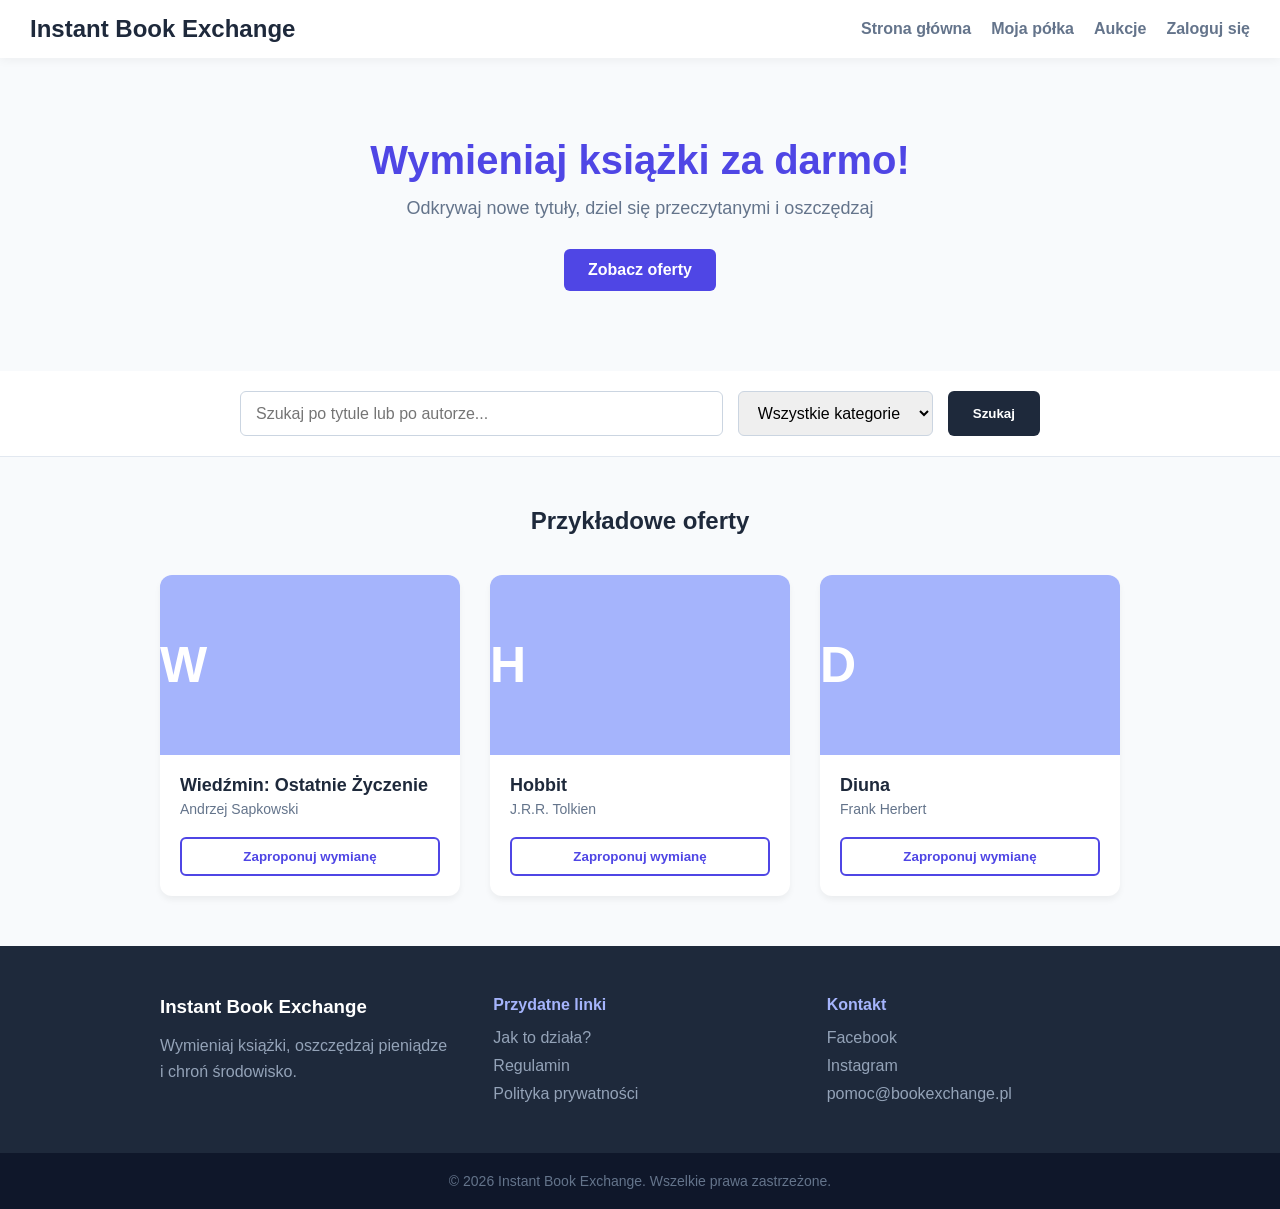
<file: index.html>
<!doctype html>
<html lang="pl">
	<head>
		<meta charset="UTF-8" />
		<meta name="viewport" content="width=device-width, initial-scale=1.0" />
		<link rel="stylesheet" href="style.css" />
		<title>Instant Book Exchange</title>
	</head>
	<body>
		<nav>
			<h2>Instant Book Exchange</h2>
			<ul>
				<li><a href="index.html">Strona główna</a></li>
				<li><a href="shelf.html">Moja półka</a></li>
                <li><a href="aukcje.html">Aukcje</a></li>
				<li><a href="login.html">Zaloguj się</a></li>
			</ul>
		</nav>
		<main>
			<header>
				<h1>Wymieniaj książki za darmo!</h1>
				<p>Odkrywaj nowe tytuły, dziel się przeczytanymi i oszczędzaj</p>
				<button>Zobacz oferty</button>
			</header>
            <section class="search-section">
                <div class="search-container">
                    <input type="text" placeholder="Szukaj po tytule lub po autorze..." class="search-input">
                    <select class="filter-select">
                        <option value="Wszystkie kategorie">Wszystkie kategorie</option>
                        <option value="fantastyka">Fantastyka</option>
                        <option value="kryminal">Kryminał</option>
                        <option value="romans">Romans</option>
                    </select>
                    <button class="search-btn">Szukaj</button>
                </div>
            </section>
			<section class="books-section">
            <h2>Przykładowe oferty</h2>
            
            <div class="books-grid">
                
                <div class="book-card">
                    <div class="book-cover">W</div>
                    <div class="book-info">
                        <h3>Wiedźmin: Ostatnie Życzenie</h3>
                        <p>Andrzej Sapkowski</p>
                        <button class="exchange-btn">Zaproponuj wymianę</button>
                    </div>
                </div>

                <div class="book-card">
                    <div class="book-cover">H</div>
                    <div class="book-info">
                        <h3>Hobbit</h3>
                        <p>J.R.R. Tolkien</p>
                        <button class="exchange-btn">Zaproponuj wymianę</button>
                    </div>
                </div>

                <div class="book-card">
                    <div class="book-cover">D</div>
                    <div class="book-info">
                        <h3>Diuna</h3>
                        <p>Frank Herbert</p>
                        <button class="exchange-btn">Zaproponuj wymianę</button>
                    </div>
                </div>

            </div>
        </section>
		</main>
        <footer>
            <div class="footer-content">
                <div class="footer-section">
                    <h3>Instant Book Exchange</h3>
                    <p>Wymieniaj książki, oszczędzaj pieniądze i chroń środowisko.</p>
                </div>
                <div class="footer-section">
                    <h4>Przydatne linki</h4>
                    <a href="#">Jak to działa?</a>
                    <a href="#">Regulamin</a>
                    <a href="#">Polityka prywatności</a>
                </div>
                <div class="footer-section">
                    <h4>Kontakt</h4>
                    <a href="#">Facebook</a>
                    <a href="#">Instagram</a>
                    <a href="#">pomoc@bookexchange.pl</a>
                </div>
            </div>
            <div class="footer-bottom">
                <p>&copy; 2026 Instant Book Exchange. Wszelkie prawa zastrzeżone.</p>
            </div>
        </footer>
	</body>
</html>
</file>
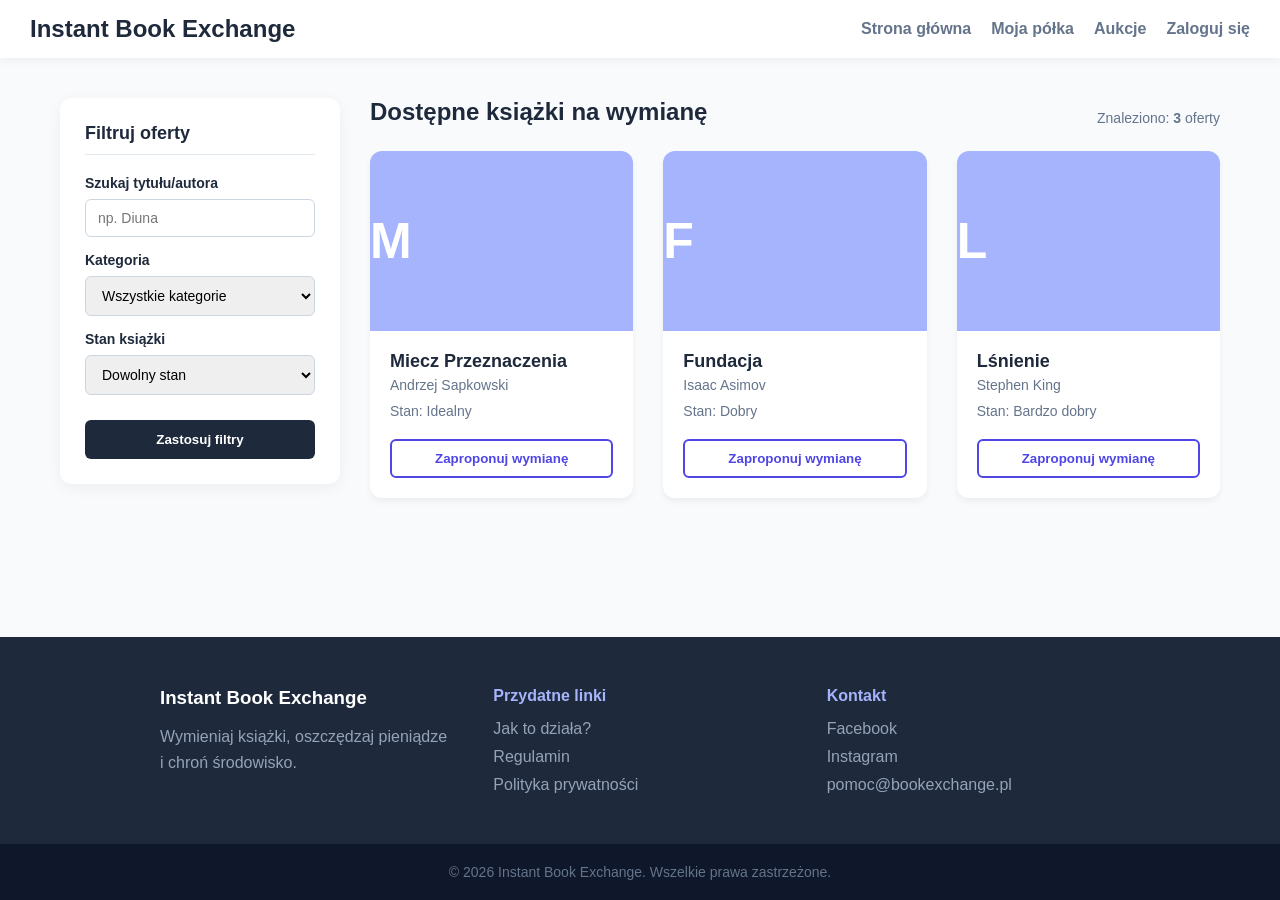
<file: aukcje.html>
<!doctype html>
<html lang="pl">
	<head>
		<meta charset="UTF-8" />
		<meta name="viewport" content="width=device-width, initial-scale=1.0" />
		<title>Aukcje - Instant Book Exchange</title>
		<link rel="stylesheet" href="style.css" />
	</head>
	<body>
		<nav>
			<h2>Instant Book Exchange</h2>
			<ul>
				<li><a href="index.html">Strona główna</a></li>
				<li><a href="shelf.html">Moja półka</a></li>
				<li><a href="aukcje.html">Aukcje</a></li>
				<li><a href="login.html">Zaloguj się</a></li>
			</ul>
		</nav>
		<main class="auctions-page">
			<aside class="filters-sidebar">
				<h3>Filtruj oferty</h3>
				<div class="filter-group">
					<label for="search-title">Szukaj tytułu/autora</label>
					<input type="text" id="search-title" placeholder="np. Diuna" />
				</div>
				<div class="filter-group">
					<label for="filter-category">Kategoria</label>
					<select id="filter-category">
						<option value="">Wszystkie kategorie</option>
						<option value="Fantastyka">Fantastyka</option>
						<option value="Kryminał">Kryminał</option>
						<option value="Romans">Romans</option>
						<option value="Informatyka">Informatyka</option>
					</select>
				</div>
				<div class="filter-group">
					<label for="filter-condition">Stan książki</label>
					<select id="filter-condition">
						<option value="">Dowolny stan</option>
						<option value="Nowa">Nowa</option>
						<option value="Idealny">Idealny</option>
						<option value="Bardzo dobry">Bardzo dobry</option>
						<option value="Dobry">Dobry</option>
					</select>
				</div>
				<button class="filter-btn">Zastosuj filtry</button>
			</aside>
			<section class="auctions-content">
				<div class="auctions-header">
					<h2>Dostępne książki na wymianę</h2>
					<p>Znaleziono: <strong>3 </strong>oferty</p>
				</div>
				<div class="books-grid">
					<div class="book-card">
						<div class="book-cover">M</div>
						<div class="book-info">
							<h3>Miecz Przeznaczenia</h3>
							<p>Andrzej Sapkowski</p>
							<p class="book-condition">Stan: Idealny</p>
							<button class="exchange-btn">Zaproponuj wymianę</button>
						</div>
					</div>

					<div class="book-card">
						<div class="book-cover">F</div>
						<div class="book-info">
							<h3>Fundacja</h3>
							<p>Isaac Asimov</p>
							<p class="book-condition">Stan: Dobry</p>
							<button class="exchange-btn">Zaproponuj wymianę</button>
						</div>
					</div>

					<div class="book-card">
						<div class="book-cover">L</div>
						<div class="book-info">
							<h3>Lśnienie</h3>
							<p>Stephen King</p>
							<p class="book-condition">Stan: Bardzo dobry</p>
							<button class="exchange-btn">Zaproponuj wymianę</button>
						</div>
					</div>
				</div>
			</section>
		</main>
		<footer>
			<div class="footer-content">
				<div class="footer-section">
					<h3>Instant Book Exchange</h3>
					<p>Wymieniaj książki, oszczędzaj pieniądze i chroń środowisko.</p>
				</div>
				<div class="footer-section">
					<h4>Przydatne linki</h4>
					<a href="#">Jak to działa?</a>
					<a href="#">Regulamin</a>
					<a href="#">Polityka prywatności</a>
				</div>
				<div class="footer-section">
					<h4>Kontakt</h4>
					<a href="#">Facebook</a>
					<a href="#">Instagram</a>
					<a href="#">pomoc@bookexchange.pl</a>
				</div>
			</div>
			<div class="footer-bottom">
				<p>&copy; 2026 Instant Book Exchange. Wszelkie prawa zastrzeżone.</p>
			</div>
		</footer>
	</body>
</html>
</file>
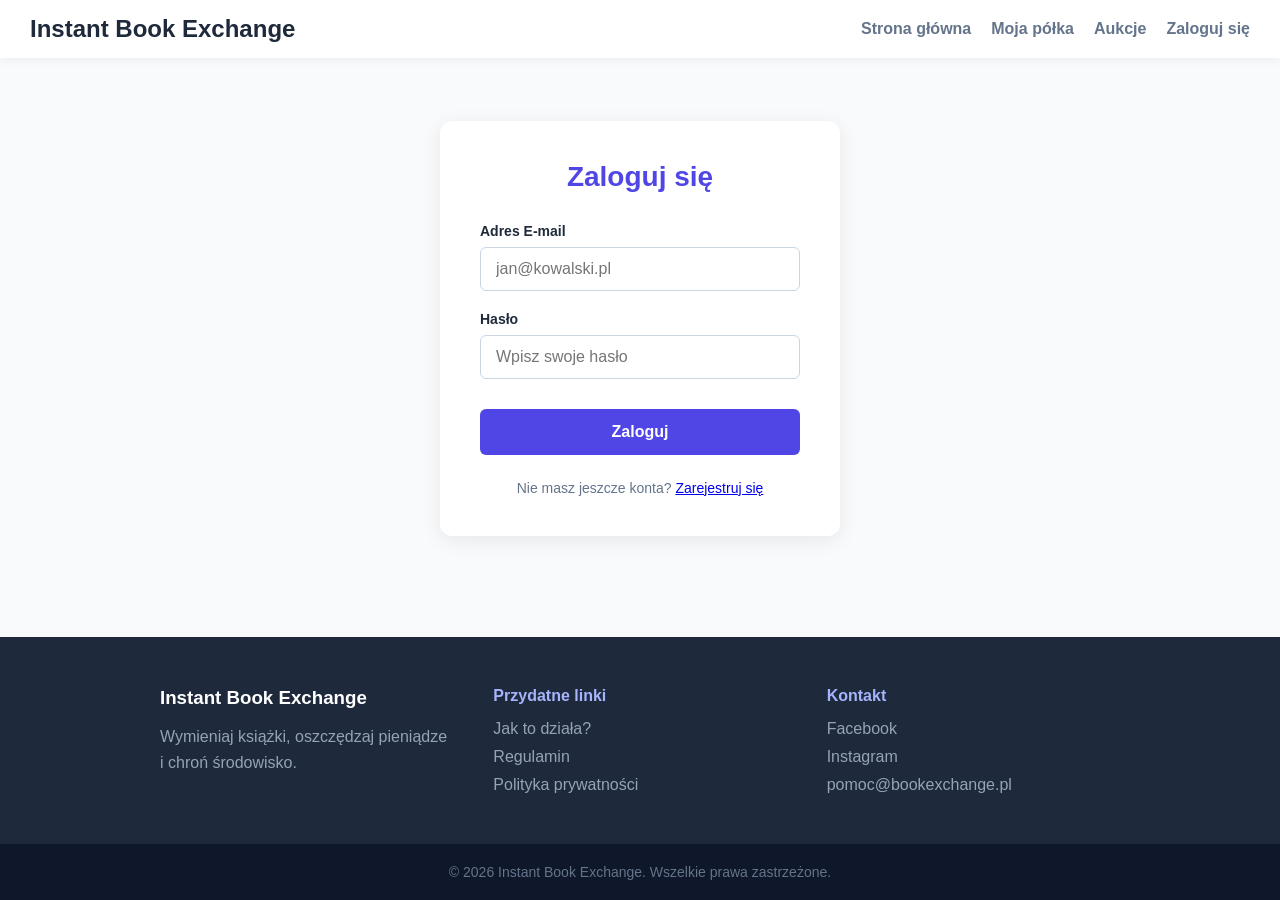
<file: login.html>
<!doctype html>
<html lang="pl">
	<head>
		<meta charset="UTF-8" />
		<meta name="viewport" content="width=device-width, initial-scale=1.0" />
		<title>Logowanie - Instant Book Exchange</title>
		<link rel="stylesheet" href="style.css" />
	</head>
	<body>
		<nav>
			<h2>Instant Book Exchange</h2>
			<ul>
				<li><a href="index.html">Strona główna</a></li>
				<li><a href="shelf.html">Moja półka</a></li>
				<li><a href="aukcje.html">Aukcje</a></li>
				<li><a href="login.html">Zaloguj się</a></li>
			</ul>
		</nav>
		<main class="auth-page">
			<div class="auth-container">
				<h2>Zaloguj się</h2>
				<form>
					<div class="form-group">
						<label for="email">Adres E-mail</label>
						<input
							type="email"
							id="email"
							required
							placeholder="jan@kowalski.pl"
						/>
					</div>

					<div class="form-group">
						<label for="password">Hasło</label>
						<input
							type="password"
							id="password"
							required
							placeholder="Wpisz swoje hasło"
						/>
					</div>
					<button type="submit" class="auth-btn">Zaloguj</button>
				</form>

				<div class="auth-switch">
					<p>
						Nie masz jeszcze konta? <a href="register.html">Zarejestruj się</a>
					</p>
				</div>
			</div>
		</main>

		<footer>
			<div class="footer-content">
				<div class="footer-section">
					<h3>Instant Book Exchange</h3>
					<p>Wymieniaj książki, oszczędzaj pieniądze i chroń środowisko.</p>
				</div>
				<div class="footer-section">
					<h4>Przydatne linki</h4>
					<a href="#">Jak to działa?</a>
					<a href="#">Regulamin</a>
					<a href="#">Polityka prywatności</a>
				</div>
				<div class="footer-section">
					<h4>Kontakt</h4>
					<a href="#">Facebook</a>
					<a href="#">Instagram</a>
					<a href="#">pomoc@bookexchange.pl</a>
				</div>
			</div>
			<div class="footer-bottom">
				<p>&copy; 2026 Instant Book Exchange. Wszelkie prawa zastrzeżone.</p>
			</div>
		</footer>
	</body>
</html>
</file>
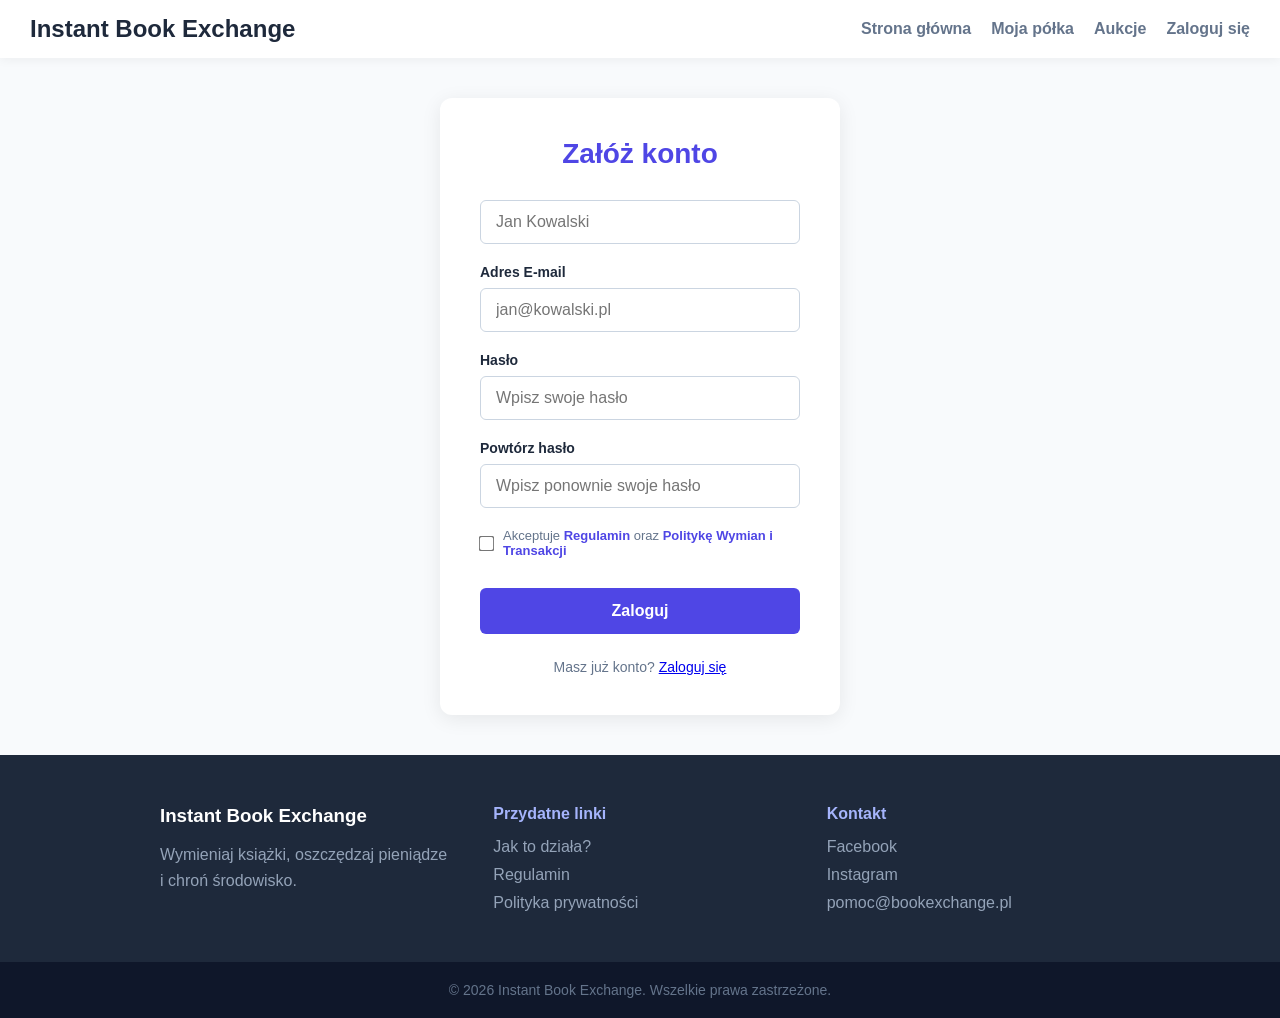
<file: register.html>
<!doctype html>
<html lang="pl">
	<head>
		<meta charset="UTF-8" />
		<meta name="viewport" content="width=device-width, initial-scale=1.0" />
		<title>Rejestracja - Instant Book Exchange</title>
		<link rel="stylesheet" href="style.css" />
	</head>
	<body>
		<nav>
			<h2>Instant Book Exchange</h2>
			<ul>
				<li><a href="index.html">Strona główna</a></li>
				<li><a href="shelf.html">Moja półka</a></li>
				<li><a href="aukcje.html">Aukcje</a></li>
				<li><a href="login.html">Zaloguj się</a></li>
			</ul>
		</nav>
        
		<main class="auth-page">
			<div class="auth-container">
				<h2>Załóż konto</h2>
				<form>
					<div class="form-group">
						<label for="Nazwa użytkownika"></label>
						<input
							type="text"
							id="username"
							required
							placeholder="Jan Kowalski"
						/>
					</div>

					<div class="form-group">
						<label for="email">Adres E-mail</label>
						<input
							type="email"
							id="email"
							required
							placeholder="jan@kowalski.pl"
						/>
					</div>

					<div class="form-group">
						<label for="password">Hasło</label>
						<input
							type="password"
							id="password"
							required
							placeholder="Wpisz swoje hasło"
						/>
					</div>

					<div class="form-group">
						<label for="password">Powtórz hasło</label>
						<input
							type="password"
							id="password-confirm"
							required
							placeholder="Wpisz ponownie swoje hasło"
						/>
					</div>

					<div class="form-checkbox">
						<input type="checkbox" id="terms" required />
						<label for="terms">
							Akceptuje <a href="#">Regulamin</a> oraz
							<a href="#">Politykę Wymian i Transakcji</a>
						</label>
					</div>
					<button type="submit" class="auth-btn">Zaloguj</button>
				</form>

				<div class="auth-switch">
					<p>Masz już konto? <a href="login.html">Zaloguj się</a></p>
				</div>
			</div>
		</main>

		<footer>
			<div class="footer-content">
				<div class="footer-section">
					<h3>Instant Book Exchange</h3>
					<p>Wymieniaj książki, oszczędzaj pieniądze i chroń środowisko.</p>
				</div>
				<div class="footer-section">
					<h4>Przydatne linki</h4>
					<a href="#">Jak to działa?</a>
					<a href="#">Regulamin</a>
					<a href="#">Polityka prywatności</a>
				</div>
				<div class="footer-section">
					<h4>Kontakt</h4>
					<a href="#">Facebook</a>
					<a href="#">Instagram</a>
					<a href="#">pomoc@bookexchange.pl</a>
				</div>
			</div>
			<div class="footer-bottom">
				<p>&copy; 2026 Instant Book Exchange. Wszelkie prawa zastrzeżone.</p>
			</div>
		</footer>
	</body>
</html>
</file>
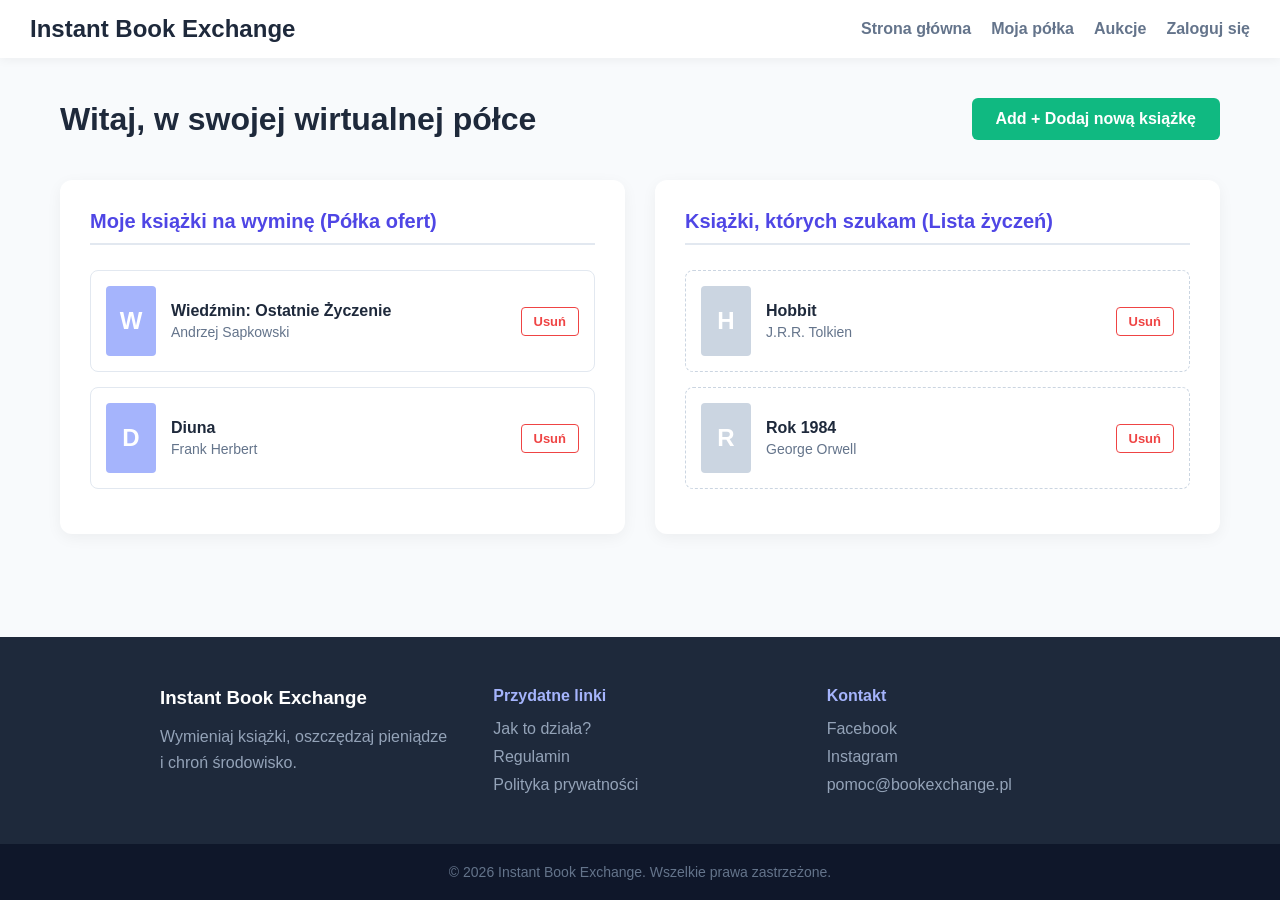
<file: shelf.html>
<!doctype html>
<html lang="pl">
	<head>
		<meta charset="UTF-8" />
		<meta name="viewport" content="width=device-width, initial-scale=1.0" />
		<title>Moja Półka - Instant Book Exchange</title>
		<link rel="stylesheet" href="style.css" />
	</head>
	<body>
		<nav>
			<h2>Instant Book Exchange</h2>
			<ul>
				<li><a href="index.html">Strona główna</a></li>
				<li><a href="shelf.html">Moja półka</a></li>
				<li><a href="aukcje.html">Aukcje</a></li>
				<li><a href="login.html">Zaloguj się</a></li>
			</ul>
		</nav>

		<main class="shelf-page">
			<div class="shelf-header">
				<h1>Witaj, w swojej wirtualnej półce</h1>
				<button class="shelf-add-book-btn">Add + Dodaj nową książkę</button>
			</div>
			<div class="shelf-columns">
				<section class="shelf-column">
					<h2>Moje książki na wyminę (Półka ofert)</h2>
					<div class="shelf-books-list">
						<div class="shelf-book-item">
							<div class="shelf-book-cover">W</div>
							<div class="shelf-book-info">
								<h4>Wiedźmin: Ostatnie Życzenie</h4>
								<p>Andrzej Sapkowski</p>
							</div>
							<button class="shelf-delete-btn">Usuń</button>
						</div>
					</div>
                    <div class="shelf-books-list">
						<div class="shelf-book-item">
							<div class="shelf-book-cover">D</div>
							<div class="shelf-book-info">
								<h4>Diuna</h4>
								<p>Frank Herbert</p>
							</div>
							<button class="shelf-delete-btn">Usuń</button>
						</div>
					</div>
				</section>

				<section class="shelf-column">
					<h2>Książki, których szukam (Lista życzeń)</h2>
					<div class="shelf-books-list">
						<div class="shelf-book-item shelf-wishlist-item">
							<div class="shelf-book-cover">H</div>
							<div class="shelf-book-info">
								<h4>Hobbit</h4>
								<p>J.R.R. Tolkien</p>
							</div>
							<button class="shelf-delete-btn">Usuń</button>
						</div>
					</div>
                    <div class="shelf-books-list">
						<div class="shelf-book-item shelf-wishlist-item">
							<div class="shelf-book-cover">R</div>
							<div class="shelf-book-info">
								<h4>Rok 1984</h4>
								<p>George Orwell</p>
							</div>
							<button class="shelf-delete-btn">Usuń</button>
						</div>
					</div>
				</section>
			</div>
		</main>
		<footer>
			<div class="footer-content">
				<div class="footer-section">
					<h3>Instant Book Exchange</h3>
					<p>Wymieniaj książki, oszczędzaj pieniądze i chroń środowisko.</p>
				</div>
				<div class="footer-section">
					<h4>Przydatne linki</h4>
					<a href="#">Jak to działa?</a>
					<a href="#">Regulamin</a>
					<a href="#">Polityka prywatności</a>
				</div>
				<div class="footer-section">
					<h4>Kontakt</h4>
					<a href="#">Facebook</a>
					<a href="#">Instagram</a>
					<a href="#">pomoc@bookexchange.pl</a>
				</div>
			</div>
			<div class="footer-bottom">
				<p>&copy; 2026 Instant Book Exchange. Wszelkie prawa zastrzeżone.</p>
			</div>
		</footer>
	</body>
</html>
</file>
<file: style.css>
* {
	margin: 0;
	padding: 0;
	box-sizing: border-box;
}

/* Główne tło i czcionka */
body {
	font-family: 'Segoe UI', Tahoma, sans-serif;
	background-color: #f8fafc;
	color: #1e293b;
	display: flex;
    flex-direction: column;
    min-height: 100vh;
}



/* Pasek nawigacji */
nav {
	background-color: #fff;
	padding: 15px 30px;
	display: flex;
	justify-content: space-between;
	align-items: center;
	box-shadow: 0 2px 10px rgba(0, 0, 0, 0.05);
}

/* Linki w menu */

nav ul {
	list-style: none;
	display: flex;
	gap: 20px;
}

nav a {
	text-decoration: none;
	color: #64748b;
	font-weight: bold;
	transition: color 0.3s;
}

nav a:hover {
	color: #4f46e5;
}

/* Sekcja Powitalna */
header {
	text-align: center;
	padding: 80px 20px;
}

header h1 {
	color: #4f46e5;
	font-size: 40px;
	margin-bottom: 15px;
}

header p {
	color: #64748b;
	font-size: 18px;
	margin-bottom: 30px;
}

/* Wygląd przycisku */

header button {
	background-color: #4f46e5;
	color: white;
	border: none;
	padding: 12px 24px;
	border-radius: 6px;
	font-size: 16px;
	font-weight: bold;
	cursor: pointer;
}

header button:hover {
	background-color: #4338ca;
}

/*---------------------*/
/* PROPOZYCJA OFERT */
/*---------------------*/

/* Sekcja z książkami */
.books-section {
	padding: 50px 20px;
	max-width: 1000px;
	margin: 0 auto;
}

.books-section h2 {
	text-align: center;
	color: #1e293b;
	margin-bottom: 40px;
}

/* Siatka (Grid) */
.books-grid {
	display: grid;
	/* Ta jedna linijka mówi: "Zrób tyle kolumn, ile się zmieści. 
       Każda musi mieć minimum 250px szerokości, ale może się rozciągać (1fr)" */
	grid-template-columns: repeat(auto-fit, minmax(250px, 1fr));
	gap: 30px; /* Odstępy pionowe i poziome między kartami */
}

/* Wygląd pojednyczej karty */
.book-card {
	background-color: white;
	border-radius: 12px;
	overflow: hidden;
	box-shadow: 0 4px 6px rgba(0, 0, 0, 0.05);
	transition:
		transform 0.3s,
		box-shadow 0.3;
}

.book-card:hover {
	transform: translateY(-8px);
	box-shadow: 0 12px 20px rgba(0, 0, 0, 0.1);
}

/* Zastępcza okładka */
.book-cover {
	background-color: #a5b4fc;
	height: 180px;
	display: flex;
	align-items: center;
	font-size: 50px;
	color: white;
	font-weight: bold;
}

/* Informacje tekstowe pod okładka */
.book-info {
	padding: 20px;
}

.book-info h3 {
	font-size: 18px;
	color: #1e293b;
	margin-bottom: 5px;
}

.book-info p {
	color: #64748b;
	font-size: 14px;
	margin-bottom: 20px;
}

/* wyglad przycisku wymiany */
.exchange-btn {
	width: 100%;
	background-color: white;
	color: #4f46e5;
	border: 2px solid #4f46e5;
	padding: 10px;
	border-radius: 6px;
	cursor: pointer;
	font-weight: bold;
	transition: 0.2s;
}

.exchange-btn:hover {
	background-color: #4f46e5;
	color: white;
}

/*------------------------------*/
/* PASEK WYSZUKIWANIA I FILTRÓW */
/*------------------------------*/

.search-section {
	background-color: white;
	padding: 20px;
	border-bottom: 1px solid #e2e8f0;
}

.search-container {
	max-width: 800px;
	margin: 0 auto;
	display: flex;
	gap: 15px;
}

/* Wygląd pola tekstowego i rozwijanej listy */
.search-input,
.filter-select {
	padding: 12px 15px;
	border: 1px solid #cbd5e1;
	border-radius: 6px;
	font-size: 16px;
	outline: none;
	transition: border-color 0.3s;
}

.search-input {
	flex-grow: 1; /* Pole wyszukiwania zajmie najwięcej dostępnego miejsca */
}

/* efekt po kliknięciu (aktywacji) pola */
.search-input:focus,
.filter-select:focus {
	border-color: #4f46e5;
}

.search-btn {
	background-color: #1e293b;
	color: white;
	border: none;
	padding: 0 25px;
	border-radius: 6px;
	font-weight: bold;
	cursor: pointer;
	transition: bacground-color 0.3s;
}

.search-btn:hover {
	background-color: #0f172a;
}

/*-----------------*/
/* STOPKA (Footer) */
/*-----------------*/

footer {
	background-color: #1e293b;
	color: #f8fafc;
	padding-top: 50px;
	margin-top: auto;
}

.footer-content {
	max-width: 1000px;
	margin: 0 auto;
	display: grid;
	grid-template-columns: repeat(auto-fit, minmax(200px, 1fr));
	gap: 40px;
	padding: 0 20px 40px;
}

.footer-section h3 {
	color: white;
	margin-bottom: 15px;
}

.footer-section h4 {
	color: #a5b4fc;
	margin-bottom: 15px;
	font-size: 16px;
}

.footer-section p {
	color: #94a3b8;
	line-height: 1.6;
}

.footer-section a {
	display: block;
	color: #94a3b8;
	text-decoration: none;
	margin-bottom: 10px;
	transition: color 0.3s;
}

.footer-section a:hover {
	color: white;
}

.footer-bottom {
	background-color: #0f172a;
	text-align: center;
	padding: 20px;
	color: #64748b;
	font-size: 14px;
}

/*-------------------------------------*/
/* STRONA LOGOWANIA STYLE (login.html) */
/*-------------------------------------*/

.auth-page {
	width: 100%;
	display: flex;
	justify-content: center;
	align-items: center;
	min-height: 60vh; /* Zajmuje odpowiednią przestrzeń między menu a stopką */
	padding: 40px 20px;
}

/* Białe pudełko (karta) formularza */
.auth-container {
	background-color: white;
	padding: 40px;
	border-radius: 12px;
	box-shadow: 0 4px 20px rgba(0, 0, 0, 0.08);
	width: 100%;
	max-width: 400px; /* Szerokość idealna dla formularza na komputerze */
}

.auth-container h2 {
	text-align: center;
	color: #4f46e5;
	margin-bottom: 30px;
	font-size: 28px;
}

/* Pojedyncza sekcja: napis + input */
.form-group {
	margin-bottom: 20px;
	text-align: left;
}

.form-group label {
	display: block;
	margin-bottom: 8px;
	color: #1e293b;
	font-weight: bold;
	font-size: 14px;
}

.form-group input {
	width: 100%;
	padding: 12px 15px;
	border: 1px solid #cbd5e1;
	border-radius: 6px;
	font-size: 16px;
	transition: border-color 0.3s;
	box-sizing: border-box; /* Zapewnia, że padding nie rozepcha inputa poza kartę */
}

/* Efekt podświetlenia po kliknięciu w pole wpisywania */
.form-group input:focus {
	outline: none;
	border-color: #4f46e5;
}

/* Przycisk "Zaloguj" */
.auth-btn {
	width: 100%;
	background-color: #4f46e5;
	color: white;
	border: none;
	padding: 14px;
	border-radius: 6px;
	font-size: 16px;
	font-weight: bold;
	cursor: pointer;
	transition: background-color 0.3s;
	margin-top: 10px;
}

.auth-btn:hover {
	background-color: #4338ca;
}

/* Tekst i link "Zarejestruj się" */
.auth-switch {
	text-align: center;
	margin-top: 25px;
	color: #64748b;
	font-size: 14px;
}

.auth-switch a:hover {
	text-decoration: underline; /* Podkreślenie linku "Zarejestruj się" po najechaniu */
}

/*------------------------------------------*/
/* STRONA REJESTRACJI STYLE (register.html) */
/*------------------------------------------*/

/* przycisk akceptacji regulaminu */
.form-checkbox {
	display: flex;
	align-items: center;
	gap: 10px;
	margin-bottom: 20px;
	text-align: left;
}

/* Nadpisanie domyślnej szerokości dla checkboxa */
.form-checkbox input[type='checkbox'] {
	width: auto;
	cursor: pointer;
	transform: scale(1.2);
}

.form-checkbox label {
	font-size: 13px;
	color: #64748b;
	font-weight: normal;
	margin: 0;
}

.form-checkbox label a {
	color: #4f46e5;
	text-decoration: none;
	font-weight: bold;
}

.form-checkbox label a:hover {
	text-decoration: underline;
}

/*--------------------------------------*/
/* PANEL MOJA PÓŁKA (UŻYTKOWNIKA) STYLE */
/*--------------------------------------*/

/* Główny kontener strony Moja Półka */
.shelf-page {
	width: 100%;
	max-width: 1200px;
	margin: 0 auto;
	padding: 40px 20px;
	min-height: 60vh;
}

/* Górny pasek z powitaniem i przyciskiem */
.shelf-header {
	display: flex;
	justify-content: space-between;
	align-items: center;
	margin-bottom: 40px;
	flex-wrap: wrap; /* Gdy ekran będzie bardzo wąski, przycisk zeskoczy pod napis */
	gap: 20px;
}

.shelf-header h1 {
	color: #1e293b;
	font-size: 32px;
}

/* Przycisk dodawania nowej książki */
.shelf-add-book-btn {
	background-color: #10b981;
	color: white;
	border: none;
	padding: 12px 24px;
	border-radius: 6px;
	font-size: 16px;
	font-weight: bold;
	cursor: pointer;
	transition: background-color 0.3s;
}

.add-book-btn:hover {
	background-color: #059669;
}

/* Dwie kolumny obok siebie */
.shelf-columns {
	display: grid;
	/* Tworzy kolumny, które na PC zajmują po 50% szerokości, a na telefonie ustawią się jedna pod drugą */
	grid-template-columns: repeat(auto-fit, minmax(350px, 1fr));
	gap: 30px;
}

/* Wygląd pojedynczej kolumny (Półki) */
.shelf-column {
	background-color: white;
	padding: 30px;
	border-radius: 12px;
	box-shadow: 0 4px 15px rgba(0, 0, 0, 0.05);
}

.shelf-column h2 {
	color: #4f46e5;
	font-size: 20px;
	margin-bottom: 25px;
	border-bottom: 2px solid #e2e8f0;
	padding-bottom: 10px;
}

/* Kontener na listę książek */
.shelf-books-list {
	display: flex;
	flex-direction: column;
	gap: 16px;
	padding-bottom: 15px;
}

/* Wygląc pojedynczego wiersza z książką */
.shelf-book-item {
	display: flex;
	align-items: center;
	padding: 15px;
	border: 1px solid #e2e8f0;
	border-radius: 8px;
	transition: background-color 0.2s;
}

.shelf-book-item:hover {
	background-color: #f8fafc;
}

/* Różnica wizualna dla "Listy życzeń" - przerywana ramka */
.shelf-wishlist-item {
	border-style: dashed;
	border-color: #cbd5e1;
}

/* okładka książki */
.shelf-book-cover {
	width: 50px;
	height: 70px;
	background-color: #a5b4fc;
	color: white;
	display: flex;
	justify-content: center;
	align-items: center;
	font-size: 24px;
	font-weight: bold;
	border-radius: 4px;
	flex-shrink: 0; /* Zapobiega spłaszczaniu okładki na małych ekranach */
}

/* Szara okładka dla poszukiwanych tytułów */
.shelf-wishlist-item .shelf-book-cover {
	background-color: #cbd5e1;
}

/* Sekcja z tytułem i autorem */
.shelf-book-info {
	margin-left: 15px;
	flex-grow: 1; /* Wypchnięcie przycisku "usuń" maksymalnie do prawej */
}

.shelf-book-info h4 {
	color: #1e293b;
	font-size: 16px;
	margin-bottom: 4px;
}

.shelf-book-info p {
	color: #64748b;
	font-size: 14px;
}

/* Przycisk "Usuń" */

.shelf-delete-btn {
	background-color: transparent;
	color: #ef4444;
	border: 1px solid #ef4444;
	padding: 6px 12px;
	border-radius: 4px;
	font-size: 13px;
	font-weight: bold;
	cursor: pointer;
	transition: all 0.3s;
}

.shelf-delete-btn:hover {
	background-color: #ef4444;
	color: white;
}
/*------------------------------*/
/* STRONA AUKCJI STYLE          */
/*------------------------------*/

/* Główny kontener */
.auctions-page {
	display: flex;
	gap: 30px;
	max-width: 1200px;
	width: 100%;
	margin: 0 auto;
	padding: 40px 20px;
	align-items: flex-start; /* Zapobiega sztucznemu rozciąganiu lewego panelu w dół */
}

/*Lewy panel z filtrami */
.filters-sidebar {
	width: 280px;
	flex-shrink: 0; /* Zabezpiecza przed zgniataniem panelu przez książki po prawej */
	background-color: white;
	padding: 25px;
	border-radius: 12px;
	box-shadow: 0 4px 15px rgba(0, 0, 0, 0.05);
}

.filters-sidebar h3 {
	color: #1e293b;
	margin-bottom: 20px;
	font-size: 18px;
	border-bottom: 1px solid #e2e8f0;
	padding-bottom: 10px;
}

/* Elementy formularza filtrującego */
.filter-group {
	margin-bottom: 15px;
}

.filter-group label {
	display: block;
	margin-bottom: 8px;
	font-size: 14px;
	font-weight: bold;
	color: #1e293b;
}

.filter-group input,
.filter-group select {
	width: 100%;
	padding: 10px 12px;
	border: 1px solid #cbd5e1;
	border-radius: 6px;
	font-size: 14px;
	outline: none;
	transition: border-color 0.3s;
	box-sizing: border-box;
}

.filter-group input:focus,
.filter-group select:focus {
	border-color: #4f46e5;
}

/*Przycisk pod filtrami */
.filter-btn {
	width: 100%;
	background-color: #1e293b;
	color: white;
	border: none;
	padding: 12px;
	border-radius: 6px;
	font-weight: bold;
	cursor: pointer;
	transition: background-color 0.3s;
	margin-top: 10px;
}

.filter-btn:hover {
	background-color: #0f172a;
}

/* Prawa sekcja (Siatka z książkami) */
.auctions-content {
	flex: 1;
}

.auctions-header {
	display: flex;
	justify-content: space-between;
	align-items: flex-end;
	margin-bottom: 25px;
}

.auctions-header h2 {
	color: #1e293b;
	font-size: 24px;
}

.auctions-header p {
	color: #64748b;
	font-size: 14px;
}

/* Modifikator dla informacji o stanie książki (wymiana inline styles z index.html) */
.book-condition {
	font-size: 12px;
	color: #4f46e5;
	margin-top: -10px;
	margin-bottom: 15px;
}

/* Responsywność dla małych ekranów (np. tablety, telefony) */
@media (max-width: 850px) {
    .auctions-page {
        flex-direction: column;
    }
    
    .filters-sidebar {
        width: 100%;
    }
    
    .auctions-header {
        flex-direction: column;
        align-items: flex-start;
        gap: 10px;
    }
}

/* ==========================================================================
   GLOBALNA RESPONSYWNOŚĆ (Smartfony i małe tablety - do 768px szerokości)
   ========================================================================== */
@media (max-width: 768px) {
    
    /* 1. Menu górne: Logo na górze, linki pod spodem */
    nav {
        flex-direction: column;
        gap: 15px;
        padding: 15px;
    }
    
    nav ul {
        flex-wrap: wrap;
        justify-content: center;
        gap: 15px;
    }

    /* 2. Strona Główna - Sekcja powitalna: zmniejszamy czcionkę i marginesy */
    header {
        padding: 40px 20px;
    }
    
    header h1 {
        font-size: 28px;
    }

    /* 3. Wyszukiwarka (index.html): Układamy elementy jeden pod drugim */
    .search-container {
        flex-direction: column;
    }
    
    /* 4. Moja Półka (shelf.html): Przycisk "Dodaj nową książkę" wskakuje pod powitanie */
    .shelf-header {
        flex-direction: column;
        align-items: flex-start;
        gap: 15px;
    }
}
</file>
